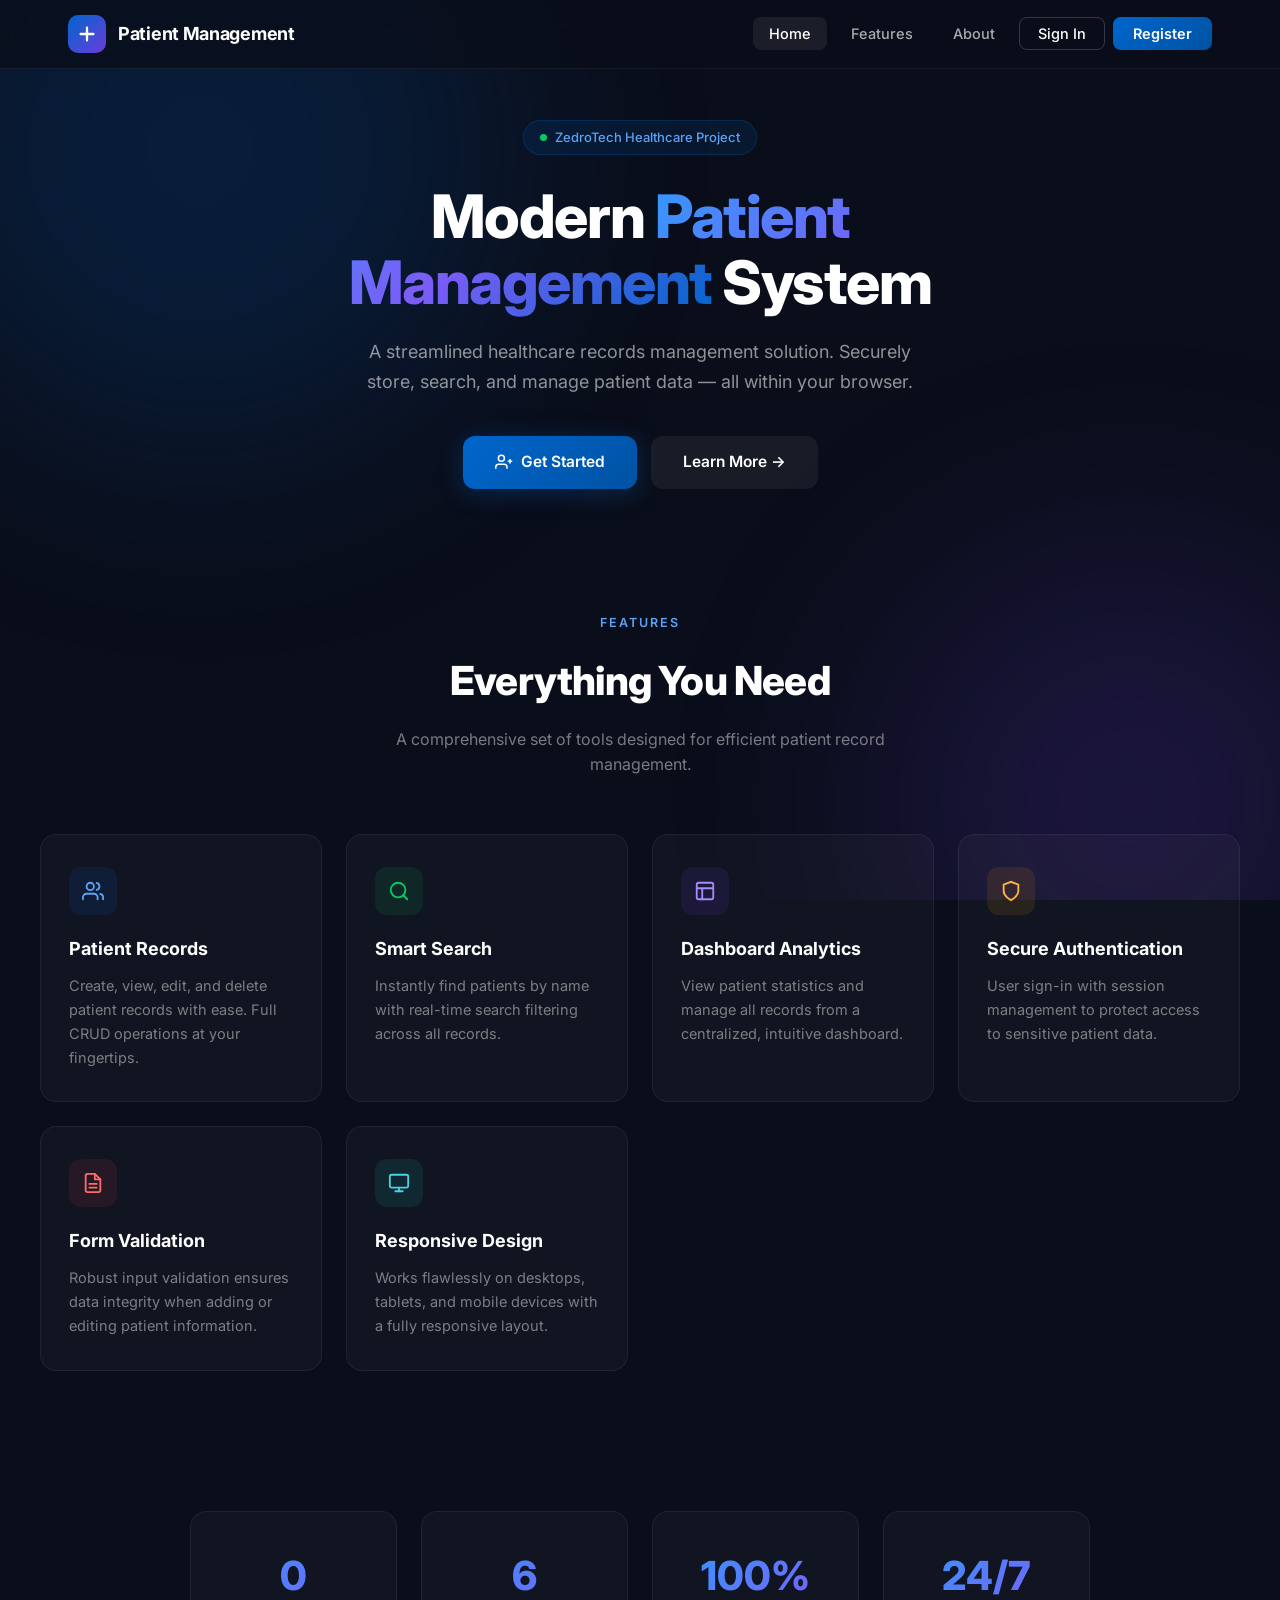
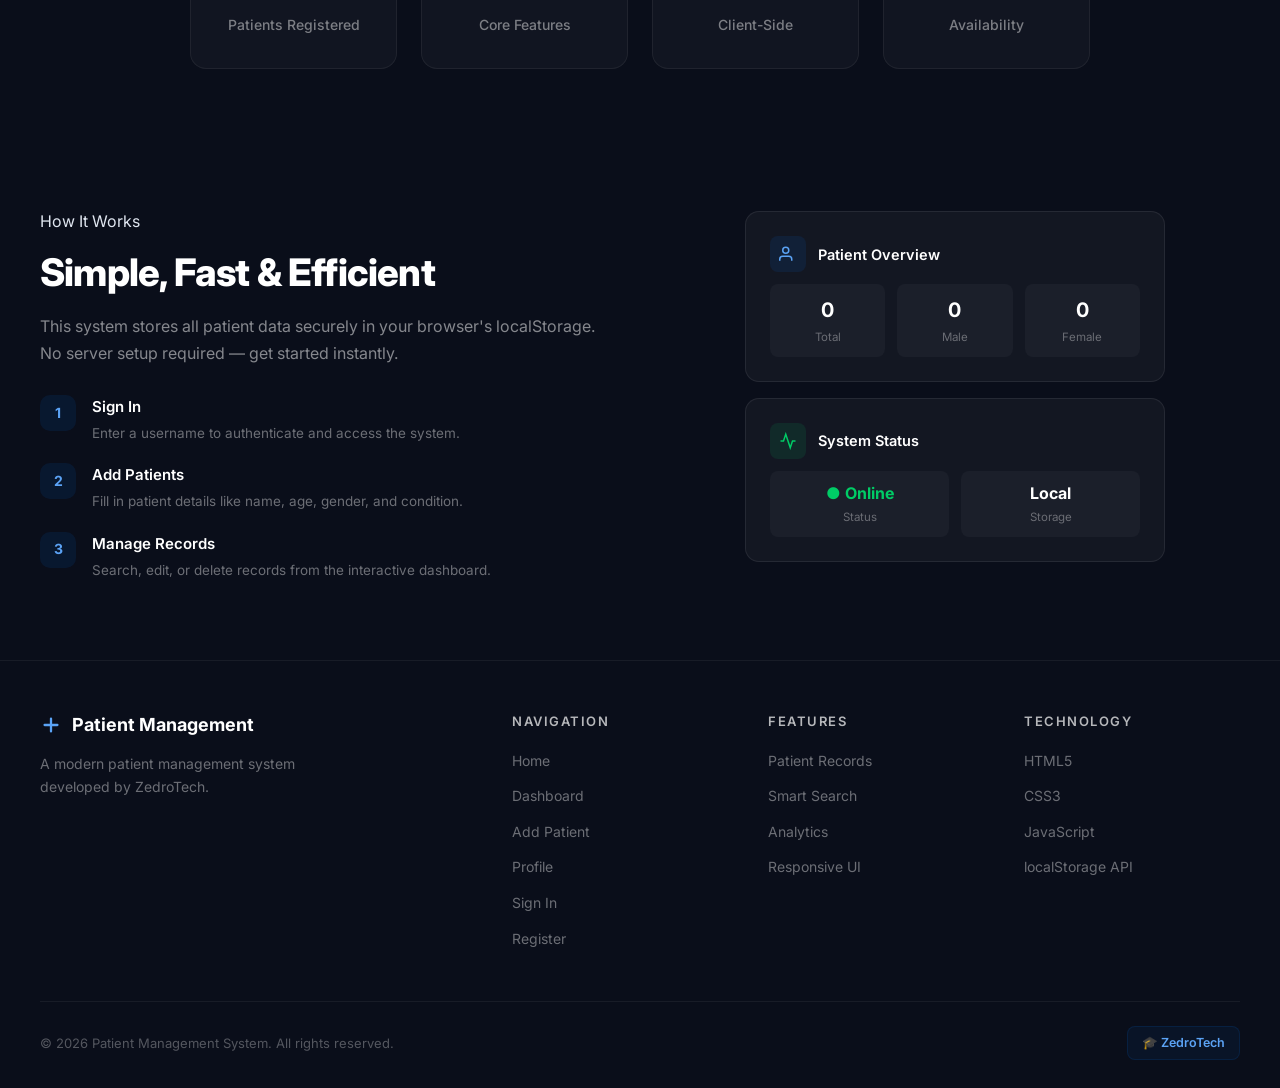
<file: index.html>
<!doctype html>
<html lang="en">

<head>
  <meta charset="UTF-8" />
  <link rel="icon" type="image/svg+xml" href="/vite.svg" />
  <meta name="viewport" content="width=device-width, initial-scale=1.0" />
  <meta name="description"
    content="Patient Management System - A modern healthcare records management solution by ZedroTech." />
  <title>Patient Management System</title>
  <link rel="preconnect" href="https://fonts.googleapis.com">
  <link rel="preconnect" href="https://fonts.gstatic.com" crossorigin>
  <link href="https://fonts.googleapis.com/css2?family=Inter:wght@300;400;500;600;700;800&display=swap"
    rel="stylesheet">
  <link rel="stylesheet" href="css/main.css" />
  <link rel="stylesheet" href="css/home.css" />
</head>

<body class="home-body">
  <div class="bg-glow"></div>

  <nav class="home-navbar" id="homeNavbar">
    <div class="nav-inner">
      <a href="index.html" class="brand">
        <div class="brand-icon">
          <svg viewBox="0 0 24 24" fill="none" stroke="white" stroke-width="2.5" stroke-linecap="round">
            <path d="M12 5v14M5 12h14" />
          </svg>
        </div>
        <span class="brand-text">Patient Management</span>
      </a>
      <ul class="nav-links" id="navLinks"></ul>
    </div>
  </nav>

  <section class="hero" id="heroSection">
    <div class="hero-content">
      <div class="hero-badge">
        <span class="dot"></span>
        ZedroTech Healthcare Project
      </div>
      <h1>Modern <span class="gradient-text">Patient Management</span> System</h1>
      <p class="hero-desc">
        A streamlined healthcare records management solution. Securely store, search, and manage patient data — all
        within your browser.
      </p>
      <div class="hero-actions" id="heroActions"></div>
    </div>
  </section>

  <section class="features-section" id="features">
    <div class="section-container">
      <div class="section-header">
        <span class="section-tag">Features</span>
        <h2>Everything You Need</h2>
        <p>A comprehensive set of tools designed for efficient patient record management.</p>
      </div>
      <div class="features-grid">
        <div class="feature-card">
          <div class="feature-icon blue">
            <svg width="22" height="22" viewBox="0 0 24 24" fill="none" stroke="currentColor" stroke-width="2"
              stroke-linecap="round">
              <path d="M17 21v-2a4 4 0 00-4-4H5a4 4 0 00-4 4v2" />
              <circle cx="9" cy="7" r="4" />
              <path d="M23 21v-2a4 4 0 00-3-3.87" />
              <path d="M16 3.13a4 4 0 010 7.75" />
            </svg>
          </div>
          <h3>Patient Records</h3>
          <p>Create, view, edit, and delete patient records with ease. Full CRUD operations at your fingertips.</p>
        </div>
        <div class="feature-card">
          <div class="feature-icon green">
            <svg width="22" height="22" viewBox="0 0 24 24" fill="none" stroke="currentColor" stroke-width="2"
              stroke-linecap="round">
              <circle cx="11" cy="11" r="8" />
              <path d="M21 21l-4.35-4.35" />
            </svg>
          </div>
          <h3>Smart Search</h3>
          <p>Instantly find patients by name with real-time search filtering across all records.</p>
        </div>
        <div class="feature-card">
          <div class="feature-icon purple">
            <svg width="22" height="22" viewBox="0 0 24 24" fill="none" stroke="currentColor" stroke-width="2"
              stroke-linecap="round">
              <rect x="3" y="3" width="18" height="18" rx="2" />
              <path d="M3 9h18M9 21V9" />
            </svg>
          </div>
          <h3>Dashboard Analytics</h3>
          <p>View patient statistics and manage all records from a centralized, intuitive dashboard.</p>
        </div>
        <div class="feature-card">
          <div class="feature-icon orange">
            <svg width="22" height="22" viewBox="0 0 24 24" fill="none" stroke="currentColor" stroke-width="2"
              stroke-linecap="round">
              <path d="M12 22s8-4 8-10V5l-8-3-8 3v7c0 6 8 10 8 10z" />
            </svg>
          </div>
          <h3>Secure Authentication</h3>
          <p>User sign-in with session management to protect access to sensitive patient data.</p>
        </div>
        <div class="feature-card">
          <div class="feature-icon red">
            <svg width="22" height="22" viewBox="0 0 24 24" fill="none" stroke="currentColor" stroke-width="2"
              stroke-linecap="round">
              <path d="M14 2H6a2 2 0 00-2 2v16a2 2 0 002 2h12a2 2 0 002-2V8z" />
              <polyline points="14 2 14 8 20 8" />
              <line x1="16" y1="13" x2="8" y2="13" />
              <line x1="16" y1="17" x2="8" y2="17" />
            </svg>
          </div>
          <h3>Form Validation</h3>
          <p>Robust input validation ensures data integrity when adding or editing patient information.</p>
        </div>
        <div class="feature-card">
          <div class="feature-icon teal">
            <svg width="22" height="22" viewBox="0 0 24 24" fill="none" stroke="currentColor" stroke-width="2"
              stroke-linecap="round">
              <rect x="2" y="3" width="20" height="14" rx="2" />
              <line x1="8" y1="21" x2="16" y2="21" />
              <line x1="12" y1="17" x2="12" y2="21" />
            </svg>
          </div>
          <h3>Responsive Design</h3>
          <p>Works flawlessly on desktops, tablets, and mobile devices with a fully responsive layout.</p>
        </div>
      </div>
    </div>
  </section>

  <section class="stats-section">
    <div class="section-container">
      <div class="stats-grid">
        <div class="stat-item">
          <div class="stat-number" id="homeStatPatients">0</div>
          <div class="stat-text">Patients Registered</div>
        </div>
        <div class="stat-item">
          <div class="stat-number">6</div>
          <div class="stat-text">Core Features</div>
        </div>
        <div class="stat-item">
          <div class="stat-number">100%</div>
          <div class="stat-text">Client-Side</div>
        </div>
        <div class="stat-item">
          <div class="stat-number">24/7</div>
          <div class="stat-text">Availability</div>
        </div>
      </div>
    </div>
  </section>

  <section class="about-section" id="about">
    <div class="section-container">
      <div class="about-grid">
        <div class="about-text">
          <span class="section-tag" style="display:inline-block;margin-bottom:16px;">How It Works</span>
          <h2>Simple, Fast &amp; Efficient</h2>
          <p>This system stores all patient data securely in your browser's localStorage. No server setup required — get
            started instantly.</p>
          <div class="about-steps">
            <div class="step-item">
              <div class="step-num">1</div>
              <div class="step-info">
                <h4>Sign In</h4>
                <p>Enter a username to authenticate and access the system.</p>
              </div>
            </div>
            <div class="step-item">
              <div class="step-num">2</div>
              <div class="step-info">
                <h4>Add Patients</h4>
                <p>Fill in patient details like name, age, gender, and condition.</p>
              </div>
            </div>
            <div class="step-item">
              <div class="step-num">3</div>
              <div class="step-info">
                <h4>Manage Records</h4>
                <p>Search, edit, or delete records from the interactive dashboard.</p>
              </div>
            </div>
          </div>
        </div>
        <div class="about-visual">
          <div class="visual-card-stack">
            <div class="v-card">
              <div class="v-card-header">
                <div class="v-card-icon" style="background:rgba(0,102,204,0.12);color:#5ba3f5;"><svg width="18"
                    height="18" viewBox="0 0 24 24" fill="none" stroke="currentColor" stroke-width="2">
                    <path d="M17 21v-2a4 4 0 00-4-4H5a4 4 0 00-4 4v2" />
                    <circle cx="9" cy="7" r="4" />
                  </svg></div>
                <span class="v-card-title">Patient Overview</span>
              </div>
              <div class="v-card-body">
                <div class="v-stat">
                  <div class="v-stat-val" id="vStatTotal">0</div>
                  <div class="v-stat-label">Total</div>
                </div>
                <div class="v-stat">
                  <div class="v-stat-val" id="vStatMale">0</div>
                  <div class="v-stat-label">Male</div>
                </div>
                <div class="v-stat">
                  <div class="v-stat-val" id="vStatFemale">0</div>
                  <div class="v-stat-label">Female</div>
                </div>
              </div>
            </div>
            <div class="v-card">
              <div class="v-card-header">
                <div class="v-card-icon" style="background:rgba(0,204,102,0.1);color:#00cc66;"><svg width="18"
                    height="18" viewBox="0 0 24 24" fill="none" stroke="currentColor" stroke-width="2">
                    <polyline points="22 12 18 12 15 21 9 3 6 12 2 12" />
                  </svg></div>
                <span class="v-card-title">System Status</span>
              </div>
              <div class="v-card-body">
                <div class="v-stat">
                  <div class="v-stat-val" style="color:#00cc66;font-size:16px;">● Online</div>
                  <div class="v-stat-label">Status</div>
                </div>
                <div class="v-stat">
                  <div class="v-stat-val" style="font-size:16px;">Local</div>
                  <div class="v-stat-label">Storage</div>
                </div>
              </div>
            </div>
          </div>
        </div>
      </div>
    </div>
  </section>

  <footer class="home-footer">
    <div class="footer-inner">
      <div class="footer-top">
        <div class="footer-brand">
          <h3><svg width="22" height="22" viewBox="0 0 24 24" fill="none" stroke="#5ba3f5" stroke-width="2.5"
              stroke-linecap="round">
              <path d="M12 5v14M5 12h14" />
            </svg>Patient Management</h3>
          <p>A modern patient management system developed by ZedroTech.</p>
        </div>
        <div class="footer-col">
          <h4>Navigation</h4>
          <ul>
            <li><a href="index.html">Home</a></li>
            <li><a href="dashboard.html">Dashboard</a></li>
            <li><a href="patient-form.html">Add Patient</a></li>
            <li><a href="profile.html">Profile</a></li>
            <li><a href="auth.html?mode=login">Sign In</a></li>
            <li><a href="auth.html?mode=register">Register</a></li>
          </ul>
        </div>
        <div class="footer-col">
          <h4>Features</h4>
          <ul>
            <li><a href="#features">Patient Records</a></li>
            <li><a href="#features">Smart Search</a></li>
            <li><a href="#features">Analytics</a></li>
            <li><a href="#features">Responsive UI</a></li>
          </ul>
        </div>
        <div class="footer-col">
          <h4>Technology</h4>
          <ul>
            <li><a href="#about">HTML5</a></li>
            <li><a href="#about">CSS3</a></li>
            <li><a href="#about">JavaScript</a></li>
            <li><a href="#about">localStorage API</a></li>
          </ul>
        </div>
      </div>
      <div class="footer-bottom">
        <p>&copy; 2026 Patient Management System. All rights reserved.</p>
        <div class="futa-badge">🎓 ZedroTech</div>
      </div>
    </div>
  </footer>

  <script type="module" src="js/pages/home.js"></script>
</body>

</html>
</file>
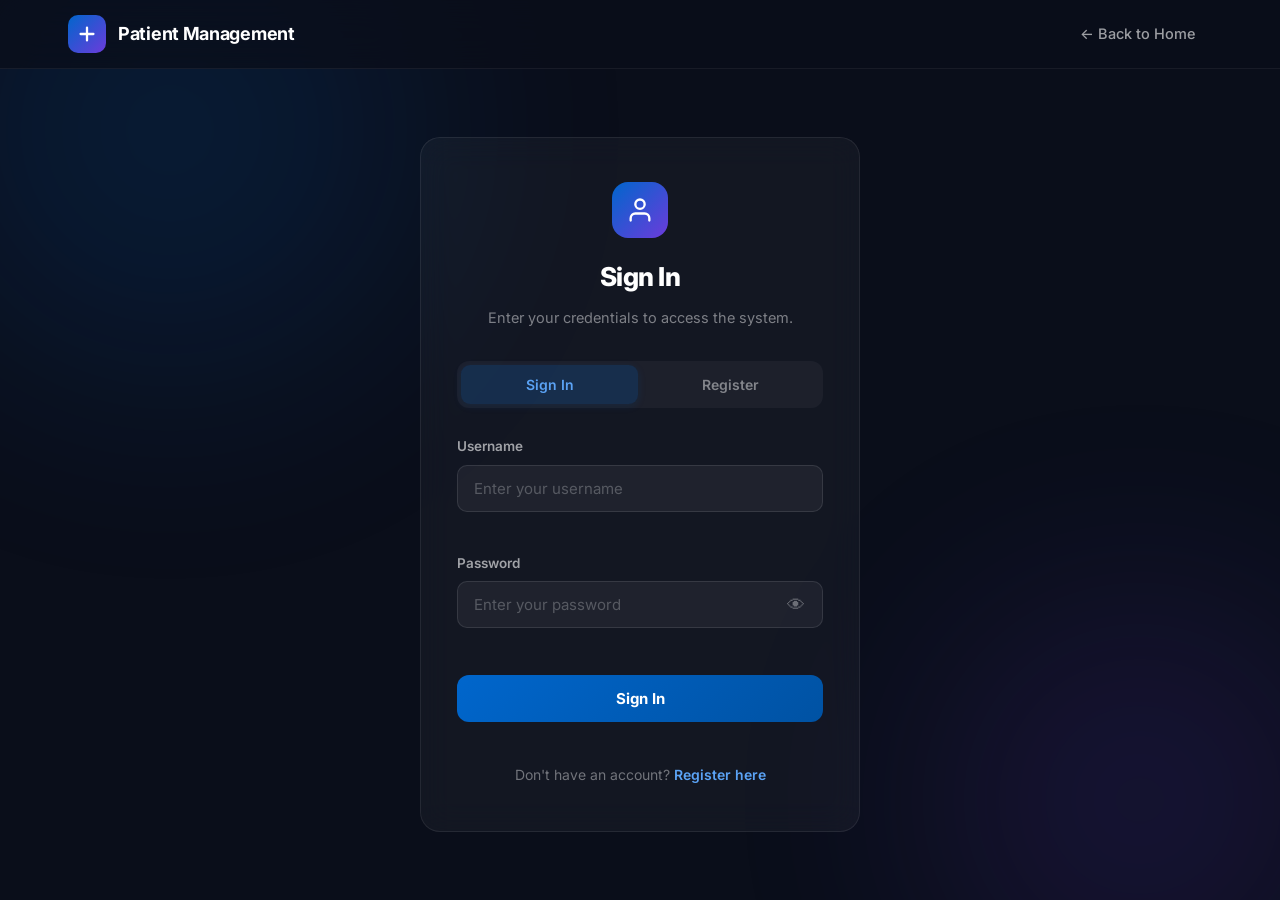
<file: auth.html>
<!doctype html>
<html lang="en">

<head>
    <meta charset="UTF-8" />
    <meta name="viewport" content="width=device-width, initial-scale=1.0" />
    <meta name="description" content="Sign in or create an account for Patient Management System." />
    <title>Patient Management - Sign In</title>
    <link rel="preconnect" href="https://fonts.googleapis.com">
    <link rel="preconnect" href="https://fonts.gstatic.com" crossorigin>
    <link href="https://fonts.googleapis.com/css2?family=Inter:wght@300;400;500;600;700;800&display=swap"
        rel="stylesheet">
    <link rel="stylesheet" href="css/main.css" />
    <link rel="stylesheet" href="css/auth.css" />
</head>

<body>
    <div class="bg-glow"></div>

    <nav class="auth-navbar">
        <div class="nav-inner">
            <a href="index.html" class="brand">
                <div class="brand-icon">
                    <svg width="22" height="22" viewBox="0 0 24 24" fill="none" stroke="white" stroke-width="2.5"
                        stroke-linecap="round">
                        <path d="M12 5v14M5 12h14" />
                    </svg>
                </div>
                <span class="brand-text">Patient Management</span>
            </a>
            <a href="index.html" class="nav-link">← Back to Home</a>
        </div>
    </nav>

    <div class="auth-wrapper">
        <div class="auth-card">
            <div class="auth-header">
                <div class="auth-icon">
                    <svg width="28" height="28" viewBox="0 0 24 24" fill="none" stroke="white" stroke-width="2"
                        stroke-linecap="round">
                        <path d="M20 21v-2a4 4 0 0 0-4-4H8a4 4 0 0 0-4 4v2" />
                        <circle cx="12" cy="7" r="4" />
                    </svg>
                </div>
                <h1 id="authTitle">Sign In</h1>
                <p id="authSubtitle">Enter your credentials to access the system.</p>
            </div>

            <div class="auth-tabs">
                <button class="auth-tab active" id="loginTab" onclick="switchTab('login')">Sign In</button>
                <button class="auth-tab" id="registerTab" onclick="switchTab('register')">Register</button>
            </div>

            <form class="auth-form" id="loginForm" onsubmit="handleLogin(event)">
                <div class="form-field">
                    <label for="loginUsername">Username</label>
                    <input type="text" id="loginUsername" placeholder="Enter your username" autocomplete="username"
                        required />
                    <span class="field-error" id="loginUsernameError"></span>
                </div>
                <div class="form-field">
                    <label for="loginPassword">Password</label>
                    <div class="password-wrapper">
                        <input type="password" id="loginPassword" placeholder="Enter your password"
                            autocomplete="current-password" required />
                        <button type="button" class="toggle-pass"
                            onclick="togglePassword('loginPassword', this)">👁</button>
                    </div>
                    <span class="field-error" id="loginPasswordError"></span>
                </div>
                <button type="submit" class="auth-submit" id="loginSubmitBtn">Sign In</button>
                <div class="auth-footer">
                    Don't have an account? <a onclick="switchTab('register')">Register here</a>
                </div>
            </form>

            <form class="auth-form" id="registerForm" style="display:none;" onsubmit="handleRegister(event)">
                <div class="form-field">
                    <label for="regUsername">Username</label>
                    <input type="text" id="regUsername" placeholder="Choose a username" autocomplete="username"
                        required />
                    <span class="field-error" id="regUsernameError"></span>
                </div>
                <div class="form-field">
                    <label for="regPassword">Password</label>
                    <div class="password-wrapper">
                        <input type="password" id="regPassword" placeholder="Create a password"
                            autocomplete="new-password" required />
                        <button type="button" class="toggle-pass"
                            onclick="togglePassword('regPassword', this)">👁</button>
                    </div>
                    <span class="field-error" id="regPasswordError"></span>
                </div>
                <div class="form-field">
                    <label for="regConfirmPassword">Confirm Password</label>
                    <div class="password-wrapper">
                        <input type="password" id="regConfirmPassword" placeholder="Confirm your password"
                            autocomplete="new-password" required />
                        <button type="button" class="toggle-pass"
                            onclick="togglePassword('regConfirmPassword', this)">👁</button>
                    </div>
                    <span class="field-error" id="regConfirmError"></span>
                </div>
                <button type="submit" class="auth-submit" id="registerSubmitBtn">Create Account</button>
                <div class="auth-footer">
                    Already have an account? <a onclick="switchTab('login')">Sign in here</a>
                </div>
            </form>

            <div class="success-check" id="successState">
                <div class="check-circle">✓</div>
                <h2 id="successTitle">Account Created!</h2>
                <p id="successMsg">Redirecting you now...</p>
            </div>
        </div>
    </div>

    <script type="module" src="js/pages/auth.js"></script>
</body>

</html>
</file>
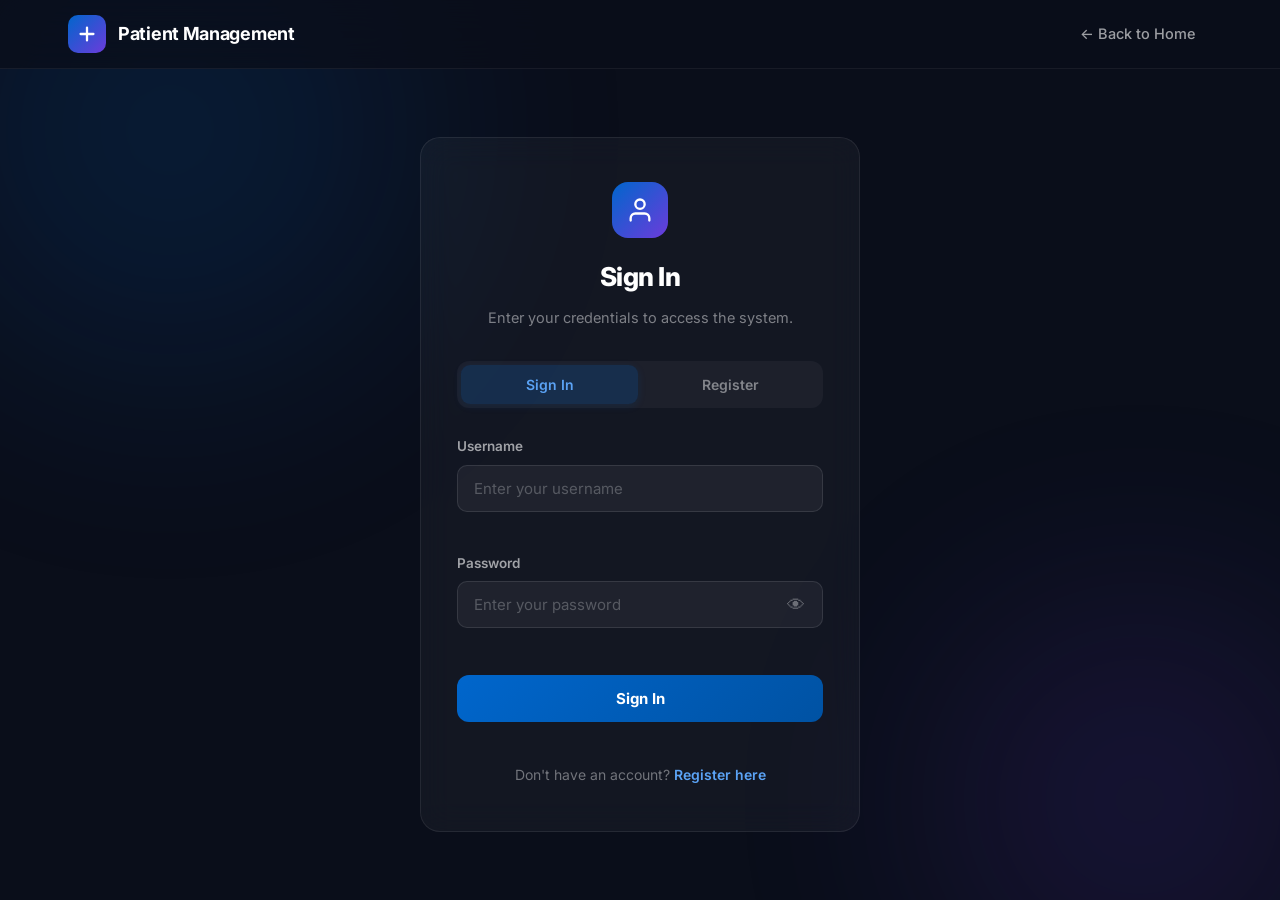
<file: dashboard.html>
<!doctype html>
<html lang="en">

<head>
  <meta charset="UTF-8" />
  <meta name="viewport" content="width=device-width, initial-scale=1.0" />
  <title>Patient Management - Dashboard</title>
  <link rel="stylesheet" href="css/main.css" />
</head>

<body>
  <nav class="navbar">
    <div class="nav-container">
      <a href="index.html" class="nav-brand" style="text-decoration:none;color:inherit;">
        <svg width="30" height="30" viewBox="0 0 50 50" fill="none">
          <rect width="50" height="50" rx="10" fill="#0066cc" />
          <path d="M25 15v20M15 25h20" stroke="white" stroke-width="4" stroke-linecap="round" />
        </svg>
        <span>Patient Management</span>
      </a>
      <ul class="nav-menu">
        <li><a href="dashboard.html" class="active">Dashboard</a></li>
        <li><a href="profile.html">Profile</a></li>
        <li><a href="#" id="logoutBtn">Logout</a></li>
      </ul>
    </div>
  </nav>

  <div class="container">
    <div class="page-header">
      <div>
        <h1>Patient Dashboard</h1>
        <p>Manage and view all patient records</p>
      </div>
      <button class="btn btn-primary" onclick="window.location.href = 'patient-form.html'">
        <span>+</span> Add Patient
      </button>
    </div>

    <div class="dashboard-controls">
      <div class="search-box">
        <input type="text" id="searchInput" placeholder="Search patients by name..." class="search-input" />
      </div>
      <div class="stats-summary" id="statsSummary">
        <div class="stat-card">
          <div class="stat-value" id="totalPatients">0</div>
          <div class="stat-label">Total Patients</div>
        </div>
      </div>
    </div>

    <div class="table-container">
      <div id="loadingSpinner" class="loading-spinner" style="display: none">
        <div class="spinner"></div>
        <p>Loading patients...</p>
      </div>

      <table class="patients-table" id="patientsTable">
        <thead>
          <tr>
            <th>ID</th>
            <th>Name</th>
            <th>Age</th>
            <th>Gender</th>
            <th>Condition</th>
            <th>Actions</th>
          </tr>
        </thead>
        <tbody id="patientsTableBody"></tbody>
      </table>

      <div id="emptyState" class="empty-state" style="display: none">
        <svg width="80" height="80" viewBox="0 0 24 24" fill="none" stroke="#ccc" stroke-width="1">
          <path d="M17 21v-2a4 4 0 0 0-4-4H5a4 4 0 0 0-4 4v2"></path>
          <circle cx="9" cy="7" r="4"></circle>
          <path d="M23 21v-2a4 4 0 0 0-3-3.87"></path>
          <path d="M16 3.13a4 4 0 0 1 0 7.75"></path>
        </svg>
        <h3>No patients found</h3>
        <p>Add your first patient to get started</p>
        <button class="btn btn-primary" onclick="window.location.href = 'patient-form.html'">
          Add Patient
        </button>
      </div>
    </div>

    <div class="pagination" id="pagination">
      <button id="prevBtn" class="btn btn-secondary">Previous</button>
      <span id="pageInfo">Page 1</span>
      <button id="nextBtn" class="btn btn-secondary">Next</button>
    </div>
  </div>

  <div id="deleteModal" class="modal">
    <div class="modal-content">
      <h3>Confirm Delete</h3>
      <p>Are you sure you want to delete this patient record?</p>
      <p class="warning-text">This action cannot be undone.</p>
      <div class="modal-actions">
        <button class="btn btn-secondary" onclick="closeDeleteModal()">Cancel</button>
        <button class="btn btn-danger" id="confirmDeleteBtn">Delete</button>
      </div>
    </div>
  </div>

  <script type="module" src="js/pages/dashboard.js"></script>
</body>

</html>
</file>
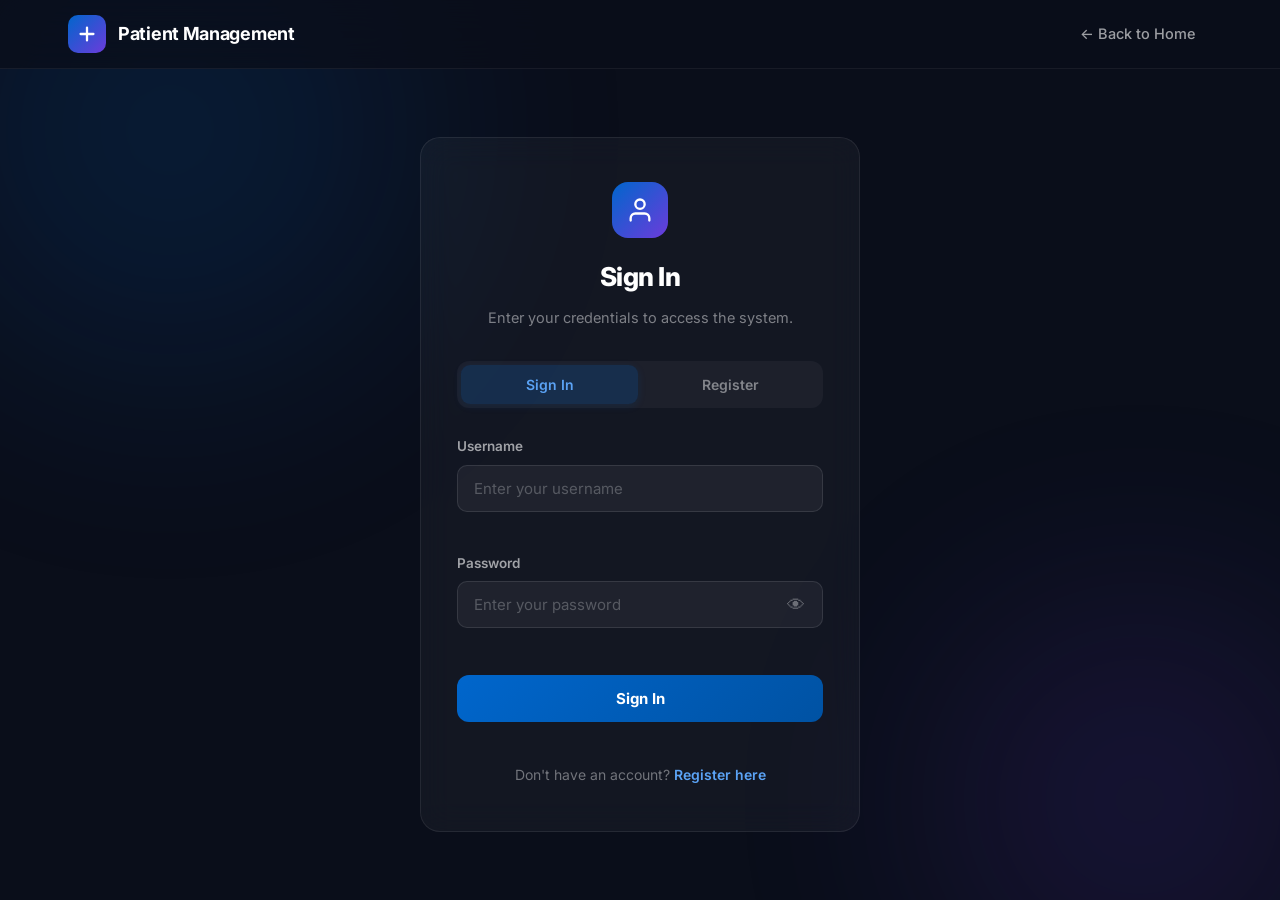
<file: patient-form.html>
<!doctype html>
<html lang="en">

<head>
  <meta charset="UTF-8" />
  <meta name="viewport" content="width=device-width, initial-scale=1.0" />
  <title>Patient Management - Add/Edit Patient</title>
  <link rel="stylesheet" href="css/main.css" />
</head>

<body>
  <nav class="navbar">
    <div class="nav-container">
      <a href="index.html" class="nav-brand" style="text-decoration:none;color:inherit;">
        <svg width="30" height="30" viewBox="0 0 50 50" fill="none">
          <rect width="50" height="50" rx="10" fill="#0066cc" />
          <path d="M25 15v20M15 25h20" stroke="white" stroke-width="4" stroke-linecap="round" />
        </svg>
        <span>Patient Management</span>
      </a>
      <ul class="nav-menu">
        <li><a href="dashboard.html">Dashboard</a></li>
        <li><a href="profile.html">Profile</a></li>
        <li><a href="#" id="logoutBtn">Logout</a></li>
      </ul>
    </div>
  </nav>

  <div class="container">
    <div class="form-page">
      <div class="form-header">
        <button class="btn btn-secondary" onclick="window.location.href = 'dashboard.html'">
          ← Back to Dashboard
        </button>
      </div>

      <div class="form-card">
        <h2 id="formTitle">Add New Patient</h2>
        <p class="form-description">Fill in the patient information below</p>

        <form id="patientForm" class="patient-form">
          <div class="form-row">
            <div class="form-group">
              <label for="patientName">Full Name *</label>
              <input type="text" id="patientName" name="patientName" placeholder="Enter patient's full name" required />
              <span class="error-message" id="nameError"></span>
            </div>
          </div>

          <div class="form-row">
            <div class="form-group">
              <label for="patientAge">Age *</label>
              <input type="number" id="patientAge" name="patientAge" placeholder="Enter age" min="0" max="150"
                required />
              <span class="error-message" id="ageError"></span>
            </div>

            <div class="form-group">
              <label for="patientGender">Gender *</label>
              <select id="patientGender" name="patientGender" required>
                <option value="">Select gender</option>
                <option value="Male">Male</option>
                <option value="Female">Female</option>
                <option value="Other">Other</option>
              </select>
              <span class="error-message" id="genderError"></span>
            </div>
          </div>

          <div class="form-row">
            <div class="form-group">
              <label for="patientCondition">Medical Condition *</label>
              <input type="text" id="patientCondition" name="patientCondition" placeholder="Enter medical condition"
                required />
              <span class="error-message" id="conditionError"></span>
            </div>
          </div>

          <div class="form-actions">
            <button type="button" class="btn btn-secondary" onclick="window.location.href = 'dashboard.html'">
              Cancel
            </button>
            <button type="submit" class="btn btn-primary" id="submitBtn">
              <span id="submitBtnText">Add Patient</span>
            </button>
          </div>
        </form>
      </div>
    </div>
  </div>

  <script type="module" src="js/pages/patient-form.js"></script>
</body>

</html>
</file>
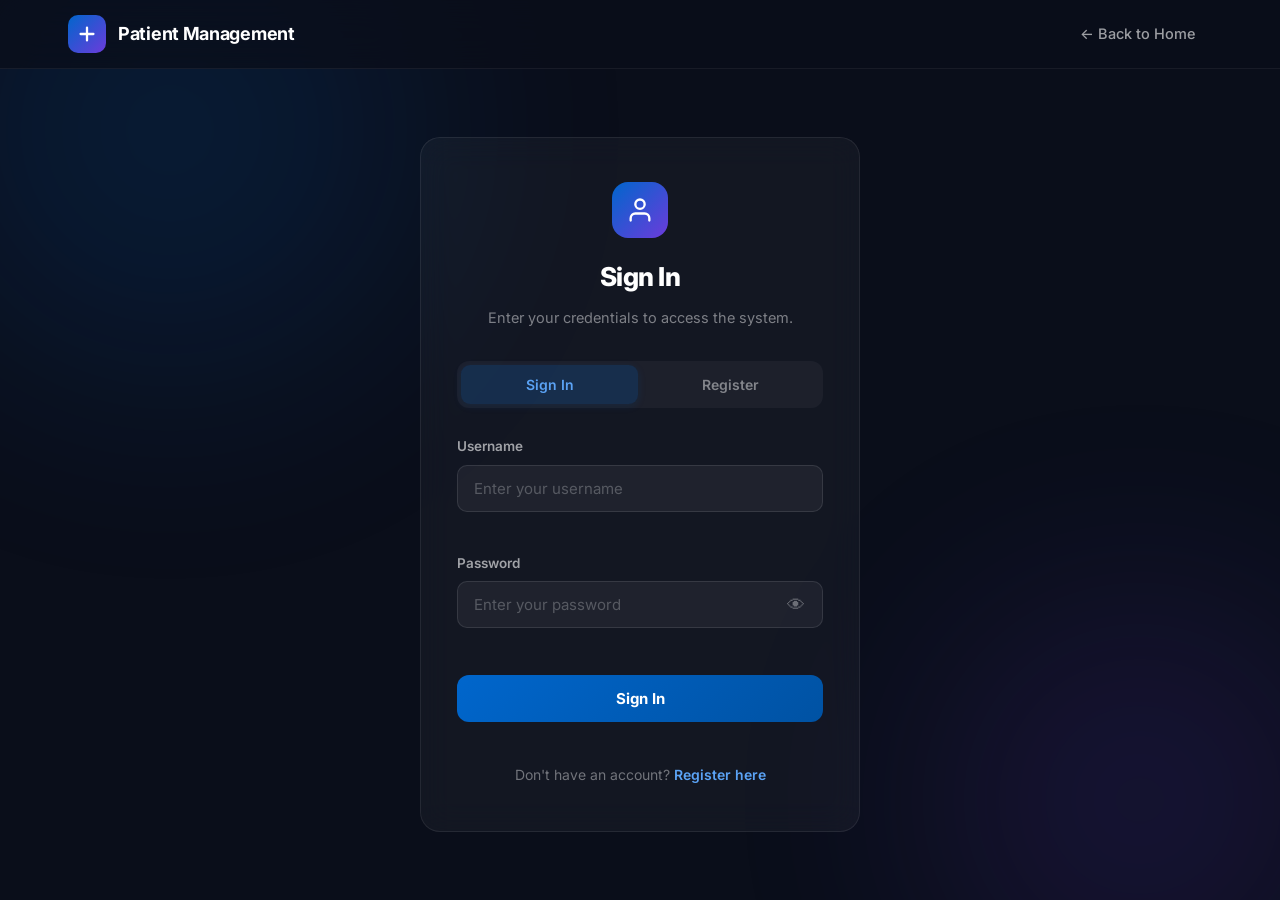
<file: profile.html>
<!doctype html>
<html lang="en">

<head>
  <meta charset="UTF-8" />
  <meta name="viewport" content="width=device-width, initial-scale=1.0" />
  <title>Patient Management - Profile</title>
  <link rel="stylesheet" href="css/main.css" />
</head>

<body>
  <nav class="navbar">
    <div class="nav-container">
      <a href="index.html" class="nav-brand" style="text-decoration:none;color:inherit;">
        <svg width="30" height="30" viewBox="0 0 50 50" fill="none">
          <rect width="50" height="50" rx="10" fill="#0066cc" />
          <path d="M25 15v20M15 25h20" stroke="white" stroke-width="4" stroke-linecap="round" />
        </svg>
        <span>Patient Management</span>
      </a>
      <ul class="nav-menu">
        <li><a href="dashboard.html">Dashboard</a></li>
        <li><a href="profile.html" class="active">Profile</a></li>
        <li><a href="#" id="logoutBtn">Logout</a></li>
      </ul>
    </div>
  </nav>

  <div class="container">
    <div class="page-header">
      <div>
        <h1>User Profile</h1>
        <p>View your account information</p>
      </div>
    </div>

    <div class="profile-container">
      <div class="profile-card">
        <div class="profile-avatar">
          <svg width="80" height="80" viewBox="0 0 24 24" fill="none" stroke="#0066cc" stroke-width="2">
            <path d="M20 21v-2a4 4 0 0 0-4-4H8a4 4 0 0 0-4 4v2"></path>
            <circle cx="12" cy="7" r="4"></circle>
          </svg>
        </div>

        <div class="profile-info">
          <h2 id="profileUsername">Admin User</h2>
          <p class="profile-role">System Administrator</p>
        </div>

        <div class="profile-details">
          <div class="detail-row">
            <span class="detail-label">Username:</span>
            <span class="detail-value" id="usernameValue">admin</span>
          </div>
          <div class="detail-row">
            <span class="detail-label">Login Time:</span>
            <span class="detail-value" id="loginTimeValue">N/A</span>
          </div>
          <div class="detail-row">
            <span class="detail-label">Status:</span>
            <span class="detail-value">
              <span class="status-badge status-active">Active</span>
            </span>
          </div>
        </div>

        <div class="profile-actions">
          <button class="btn btn-secondary btn-block" onclick="window.location.href = 'dashboard.html'">
            Go to Dashboard
          </button>
          <button class="btn btn-danger btn-block" onclick="logout()">
            Logout
          </button>
        </div>
      </div>

      <div class="about-card">
        <h3>About Patient Management System</h3>
        <p>
          This is a demo patient management system built with vanilla JavaScript. It demonstrates:
        </p>
        <ul class="feature-list">
          <li>User authentication with localStorage</li>
          <li>CRUD operations (Create, Read, Update, Delete)</li>
          <li>Data persistence using localStorage</li>
          <li>Search and pagination functionality</li>
          <li>Form validation</li>
          <li>Responsive design</li>
          <li>Modern UI/UX patterns</li>
        </ul>

        <div class="tech-stack">
          <h4>Built With:</h4>
          <div class="tech-badges">
            <span class="tech-badge">HTML5</span>
            <span class="tech-badge">CSS3</span>
            <span class="tech-badge">JavaScript</span>
            <span class="tech-badge">localStorage API</span>
          </div>
        </div>
      </div>
    </div>
  </div>

  <script type="module" src="js/pages/profile.js"></script>
</body>

</html>
</file>
<file: css/main.css>
* {
    margin: 0;
    padding: 0;
    box-sizing: border-box;
}

:root {
    --primary-color: #0066cc;
    --primary-hover: #0052a3;
    --secondary-color: #28a745;
    --danger-color: #dc3545;
    --danger-hover: #c82333;
    --text-primary: #333;
    --text-secondary: #666;
    --text-light: #999;
    --border-color: #ddd;
    --background: #f8f9fa;
    --card-background: #ffffff;
    --shadow: 0 2px 8px rgba(0, 0, 0, 0.1);
    --shadow-lg: 0 4px 16px rgba(0, 0, 0, 0.15);
}

body {
    font-family: -apple-system, BlinkMacSystemFont, 'Segoe UI', Roboto, 'Helvetica Neue', Arial, sans-serif;
    line-height: 1.6;
    color: var(--text-primary);
    background: var(--background);
    min-height: 100vh;
}

.navbar {
    background: var(--card-background);
    box-shadow: var(--shadow);
    position: sticky;
    top: 0;
    z-index: 100;
}

.nav-container {
    max-width: 1200px;
    margin: 0 auto;
    padding: 0 20px;
    display: flex;
    justify-content: space-between;
    align-items: center;
    height: 60px;
}

.nav-brand {
    display: flex;
    align-items: center;
    gap: 12px;
    font-size: 18px;
    font-weight: 600;
    color: var(--text-primary);
}

.nav-menu {
    display: flex;
    list-style: none;
    gap: 30px;
}

.nav-menu a {
    text-decoration: none;
    color: var(--text-secondary);
    font-weight: 500;
    transition: color 0.3s;
}

.nav-menu a:hover,
.nav-menu a.active {
    color: var(--primary-color);
}

.container {
    max-width: 1200px;
    margin: 0 auto;
    padding: 30px 20px;
}

.page-header {
    display: flex;
    justify-content: space-between;
    align-items: center;
    margin-bottom: 30px;
    flex-wrap: wrap;
    gap: 20px;
}

.page-header h1 {
    font-size: 32px;
    color: var(--text-primary);
    margin-bottom: 5px;
}

.page-header p {
    color: var(--text-secondary);
    font-size: 14px;
}

.btn {
    padding: 10px 20px;
    border: none;
    border-radius: 6px;
    font-size: 14px;
    font-weight: 500;
    cursor: pointer;
    transition: all 0.3s;
    text-decoration: none;
    display: inline-flex;
    align-items: center;
    gap: 8px;
}

.btn:disabled {
    opacity: 0.6;
    cursor: not-allowed;
}

.btn-primary {
    background: var(--primary-color);
    color: white;
}

.btn-primary:hover:not(:disabled) {
    background: var(--primary-hover);
    transform: translateY(-1px);
    box-shadow: 0 4px 12px rgba(0, 102, 204, 0.3);
}

.btn-secondary {
    background: #6c757d;
    color: white;
}

.btn-secondary:hover:not(:disabled) {
    background: #5a6268;
}

.btn-danger {
    background: var(--danger-color);
    color: white;
}

.btn-danger:hover:not(:disabled) {
    background: var(--danger-hover);
}

.btn-small {
    padding: 6px 12px;
    font-size: 13px;
}

.btn-block {
    width: 100%;
    justify-content: center;
}

.dashboard-controls {
    background: var(--card-background);
    padding: 20px;
    border-radius: 8px;
    box-shadow: var(--shadow);
    margin-bottom: 20px;
}

.search-box {
    margin-bottom: 20px;
}

.search-input {
    width: 100%;
    padding: 12px 16px;
    border: 1px solid var(--border-color);
    border-radius: 6px;
    font-size: 14px;
    transition: border-color 0.3s;
}

.search-input:focus {
    outline: none;
    border-color: var(--primary-color);
    box-shadow: 0 0 0 3px rgba(0, 102, 204, 0.1);
}

.stats-summary {
    display: flex;
    gap: 20px;
    flex-wrap: wrap;
}

.stat-card {
    flex: 1;
    min-width: 150px;
    padding: 15px;
    background: linear-gradient(135deg, var(--primary-color), #0052a3);
    color: white;
    border-radius: 8px;
    text-align: center;
}

.stat-value {
    font-size: 32px;
    font-weight: 700;
    margin-bottom: 5px;
}

.stat-label {
    font-size: 14px;
    opacity: 0.9;
}

.table-container {
    background: var(--card-background);
    border-radius: 8px;
    box-shadow: var(--shadow);
    overflow: hidden;
    margin-bottom: 20px;
}

.patients-table {
    width: 100%;
    border-collapse: collapse;
}

.patients-table th {
    background: #f1f3f5;
    padding: 15px;
    text-align: left;
    font-weight: 600;
    color: var(--text-primary);
    border-bottom: 2px solid var(--border-color);
}

.patients-table td {
    padding: 15px;
    border-bottom: 1px solid #f1f3f5;
}

.patients-table tbody tr:hover {
    background: #f8f9fa;
}

.badge {
    display: inline-block;
    padding: 4px 12px;
    border-radius: 12px;
    font-size: 12px;
    font-weight: 500;
}

.badge-male {
    background: #e3f2fd;
    color: #1976d2;
}

.badge-female {
    background: #fce4ec;
    color: #c2185b;
}

.badge-other {
    background: #f3e5f5;
    color: #7b1fa2;
}

.action-buttons {
    display: flex;
    gap: 8px;
}

.pagination {
    display: flex;
    justify-content: center;
    align-items: center;
    gap: 20px;
    margin-top: 20px;
}

#pageInfo {
    font-weight: 500;
    color: var(--text-secondary);
}

.loading-spinner {
    display: flex;
    flex-direction: column;
    align-items: center;
    justify-content: center;
    padding: 60px;
    gap: 20px;
}

.spinner {
    width: 50px;
    height: 50px;
    border: 4px solid #f3f3f3;
    border-top: 4px solid var(--primary-color);
    border-radius: 50%;
    animation: spin 1s linear infinite;
}

@keyframes spin {
    0% { transform: rotate(0deg); }
    100% { transform: rotate(360deg); }
}

.empty-state {
    display: flex;
    flex-direction: column;
    align-items: center;
    justify-content: center;
    padding: 60px 20px;
    text-align: center;
    gap: 15px;
}

.empty-state h3 {
    color: var(--text-primary);
    margin-top: 10px;
}

.empty-state p {
    color: var(--text-secondary);
}

.modal {
    display: none;
    position: fixed;
    top: 0;
    left: 0;
    width: 100%;
    height: 100%;
    background: rgba(0, 0, 0, 0.5);
    z-index: 1000;
    align-items: center;
    justify-content: center;
}

.modal-content {
    background: var(--card-background);
    padding: 30px;
    border-radius: 8px;
    max-width: 400px;
    width: 90%;
    box-shadow: var(--shadow-lg);
}

.modal-content h3 {
    margin-bottom: 15px;
    color: var(--text-primary);
}

.modal-content p {
    margin-bottom: 10px;
    color: var(--text-secondary);
}

.warning-text {
    color: var(--danger-color);
    font-weight: 500;
    font-size: 14px;
}

.modal-actions {
    display: flex;
    gap: 10px;
    margin-top: 25px;
}

.modal-actions .btn {
    flex: 1;
}

.login-page {
    display: flex;
    align-items: center;
    justify-content: center;
    min-height: 100vh;
    background: linear-gradient(135deg, #667eea 0%, #764ba2 100%);
}

.login-container {
    width: 100%;
    max-width: 400px;
    padding: 20px;
}

.login-card {
    background: var(--card-background);
    padding: 40px;
    border-radius: 12px;
    box-shadow: var(--shadow-lg);
}

.login-header {
    text-align: center;
    margin-bottom: 30px;
}

.login-header .logo {
    display: flex;
    justify-content: center;
    margin-bottom: 20px;
}

.login-header h1 {
    font-size: 24px;
    color: var(--text-primary);
    margin-bottom: 8px;
}

.login-header p {
    color: var(--text-secondary);
    font-size: 14px;
}

.login-form {
    margin-bottom: 20px;
}

.form-group {
    margin-bottom: 20px;
}

.form-group label {
    display: block;
    margin-bottom: 8px;
    font-weight: 500;
    color: var(--text-primary);
    font-size: 14px;
}

.form-group input,
.form-group select {
    width: 100%;
    padding: 12px 16px;
    border: 1px solid var(--border-color);
    border-radius: 6px;
    font-size: 14px;
    transition: border-color 0.3s;
}

.form-group input:focus,
.form-group select:focus {
    outline: none;
    border-color: var(--primary-color);
    box-shadow: 0 0 0 3px rgba(0, 102, 204, 0.1);
}

.error-message {
    display: block;
    color: var(--danger-color);
    font-size: 12px;
    margin-top: 5px;
}

.login-footer {
    text-align: center;
    padding-top: 20px;
    border-top: 1px solid var(--border-color);
}

.demo-credentials {
    font-size: 13px;
    color: var(--text-secondary);
    line-height: 1.8;
}

.form-page {
    max-width: 700px;
    margin: 0 auto;
}

.form-header {
    margin-bottom: 20px;
}

.form-card {
    background: var(--card-background);
    padding: 40px;
    border-radius: 8px;
    box-shadow: var(--shadow);
}

.form-card h2 {
    margin-bottom: 8px;
    color: var(--text-primary);
}

.form-description {
    color: var(--text-secondary);
    margin-bottom: 30px;
    font-size: 14px;
}

.patient-form {
    margin-bottom: 0;
}

.form-row {
    display: grid;
    grid-template-columns: 1fr;
    gap: 20px;
    margin-bottom: 20px;
}

.form-row:has(.form-group:nth-child(2)) {
    grid-template-columns: 1fr 1fr;
}

.form-actions {
    display: flex;
    gap: 15px;
    margin-top: 30px;
}

.form-actions .btn {
    flex: 1;
}

.profile-container {
    display: grid;
    grid-template-columns: 1fr 1fr;
    gap: 30px;
}

.profile-card,
.about-card {
    background: var(--card-background);
    padding: 40px;
    border-radius: 8px;
    box-shadow: var(--shadow);
}

.profile-avatar {
    display: flex;
    justify-content: center;
    margin-bottom: 20px;
}

.profile-info {
    text-align: center;
    margin-bottom: 30px;
}

.profile-info h2 {
    color: var(--text-primary);
    margin-bottom: 5px;
}

.profile-role {
    color: var(--text-secondary);
    font-size: 14px;
}

.profile-details {
    margin-bottom: 30px;
}

.detail-row {
    display: flex;
    justify-content: space-between;
    padding: 15px 0;
    border-bottom: 1px solid #f1f3f5;
}

.detail-row:last-child {
    border-bottom: none;
}

.detail-label {
    color: var(--text-secondary);
    font-size: 14px;
}

.detail-value {
    color: var(--text-primary);
    font-weight: 500;
    font-size: 14px;
}

.status-badge {
    display: inline-block;
    padding: 4px 12px;
    border-radius: 12px;
    font-size: 12px;
    font-weight: 500;
}

.status-active {
    background: #d4edda;
    color: #155724;
}

.profile-actions {
    display: flex;
    flex-direction: column;
    gap: 10px;
}

.about-card h3 {
    color: var(--text-primary);
    margin-bottom: 15px;
}

.about-card p {
    color: var(--text-secondary);
    margin-bottom: 15px;
    line-height: 1.6;
}

.feature-list {
    list-style: none;
    margin: 20px 0;
}

.feature-list li {
    padding: 8px 0;
    color: var(--text-secondary);
    position: relative;
    padding-left: 25px;
}

.feature-list li:before {
    content: '✓';
    position: absolute;
    left: 0;
    color: var(--secondary-color);
    font-weight: bold;
}

.tech-stack {
    margin-top: 30px;
    padding-top: 20px;
    border-top: 1px solid var(--border-color);
}

.tech-stack h4 {
    color: var(--text-primary);
    margin-bottom: 15px;
}

.tech-badges {
    display: flex;
    flex-wrap: wrap;
    gap: 10px;
}

.tech-badge {
    display: inline-block;
    padding: 6px 14px;
    background: #e3f2fd;
    color: #1976d2;
    border-radius: 6px;
    font-size: 13px;
    font-weight: 500;
}

.toast {
    position: fixed;
    bottom: 30px;
    right: 30px;
    padding: 16px 24px;
    background: var(--card-background);
    border-radius: 8px;
    box-shadow: var(--shadow-lg);
    display: flex;
    align-items: center;
    gap: 12px;
    z-index: 1000;
    animation: slideIn 0.3s ease-out;
}

@keyframes slideIn {
    from {
        transform: translateX(400px);
        opacity: 0;
    }
    to {
        transform: translateX(0);
        opacity: 1;
    }
}

.toast.success {
    border-left: 4px solid var(--secondary-color);
}

.toast.error {
    border-left: 4px solid var(--danger-color);
}

.toast-message {
    color: var(--text-primary);
    font-size: 14px;
    font-weight: 500;
}

@media (max-width: 768px) {
    .nav-menu {
        gap: 15px;
        font-size: 14px;
    }

    .page-header {
        flex-direction: column;
        align-items: flex-start;
    }

    .page-header h1 {
        font-size: 24px;
    }

    .form-row:has(.form-group:nth-child(2)) {
        grid-template-columns: 1fr;
    }

    .profile-container {
        grid-template-columns: 1fr;
    }

    .form-card {
        padding: 25px;
    }

    .login-card {
        padding: 30px 25px;
    }

    .patients-table {
        font-size: 13px;
    }

    .patients-table th,
    .patients-table td {
        padding: 10px;
    }

    .action-buttons {
        flex-direction: column;
    }

    .toast {
        left: 20px;
        right: 20px;
        bottom: 20px;
    }
}

@media (max-width: 480px) {
    .nav-brand span {
        display: none;
    }

    .stats-summary {
        justify-content: center;
    }

    .stat-card {
        flex: 1 1 100%;
    }
}
</file>
<file: css/home.css>
/* ===== Homepage-Specific Premium Styles ===== */
.home-body {
    font-family: 'Inter', -apple-system, BlinkMacSystemFont, 'Segoe UI', Roboto, sans-serif;
    background: #0a0e1a;
    color: #e0e6f0;
    overflow-x: hidden;
}

/* --- Animated Background --- */
.bg-glow {
    position: fixed;
    top: 0;
    left: 0;
    right: 0;
    bottom: 0;
    z-index: 0;
    pointer-events: none;
    overflow: hidden;
}

.bg-glow::before,
.bg-glow::after {
    content: '';
    position: absolute;
    border-radius: 50%;
    filter: blur(120px);
    opacity: 0.18;
    animation: floatGlow 12s ease-in-out infinite alternate;
}

.bg-glow::before {
    width: 600px;
    height: 600px;
    background: #0066cc;
    top: -150px;
    left: -100px;
}

.bg-glow::after {
    width: 500px;
    height: 500px;
    background: #6c3bdb;
    bottom: -150px;
    right: -100px;
    animation-delay: 4s;
}

@keyframes floatGlow {
    0% {
        transform: translate(0, 0) scale(1);
    }

    100% {
        transform: translate(60px, 40px) scale(1.15);
    }
}

/* --- Premium Navbar --- */
.home-navbar {
    position: fixed;
    top: 0;
    left: 0;
    right: 0;
    z-index: 200;
    background: rgba(10, 14, 26, 0.75);
    backdrop-filter: blur(18px);
    -webkit-backdrop-filter: blur(18px);
    border-bottom: 1px solid rgba(255, 255, 255, 0.06);
    transition: background 0.3s;
}

.home-navbar .nav-inner {
    max-width: 1200px;
    margin: 0 auto;
    padding: 0 28px;
    display: flex;
    justify-content: space-between;
    align-items: center;
    height: 68px;
}

.home-navbar .brand {
    display: flex;
    align-items: center;
    gap: 12px;
    text-decoration: none;
}

.home-navbar .brand-icon {
    width: 38px;
    height: 38px;
    background: linear-gradient(135deg, #0066cc 0%, #6c3bdb 100%);
    border-radius: 10px;
    display: flex;
    align-items: center;
    justify-content: center;
}

.home-navbar .brand-icon svg {
    width: 22px;
    height: 22px;
}

.home-navbar .brand-text {
    font-weight: 700;
    font-size: 18px;
    color: #fff;
    letter-spacing: -0.3px;
}

.home-navbar .nav-links {
    display: flex;
    list-style: none;
    gap: 8px;
    align-items: center;
}

.home-navbar .nav-links a {
    text-decoration: none;
    color: rgba(255, 255, 255, 0.65);
    font-weight: 500;
    font-size: 14.5px;
    padding: 8px 16px;
    border-radius: 8px;
    transition: all 0.25s;
}

.home-navbar .nav-links a:hover,
.home-navbar .nav-links a.active {
    color: #fff;
    background: rgba(255, 255, 255, 0.07);
}

.home-navbar .nav-links .nav-btn {
    background: linear-gradient(135deg, #0066cc, #0052a3);
    color: #fff !important;
    padding: 8px 20px;
    border-radius: 8px;
    font-weight: 600;
    transition: all 0.3s;
    cursor: pointer;
    border: none;
    font-size: 14.5px;
    text-decoration: none;
}

.home-navbar .nav-links .nav-btn:hover {
    transform: translateY(-1px);
    box-shadow: 0 6px 20px rgba(0, 102, 204, 0.35);
    background: linear-gradient(135deg, #0077ee, #0066cc);
}

.home-navbar .nav-links .nav-btn-outline {
    background: transparent;
    border: 1.5px solid rgba(255, 255, 255, 0.18);
    color: #fff !important;
    padding: 7px 18px;
}

.home-navbar .nav-links .nav-btn-outline:hover {
    border-color: rgba(255, 255, 255, 0.35);
    background: rgba(255, 255, 255, 0.06);
    box-shadow: none;
    transform: none;
}

/* --- Hero Section --- */
.hero {
    position: relative;
    z-index: 1;
    display: flex;
    align-items: center;
    justify-content: center;
    text-align: center;
    padding: 120px 28px 40px;
}

.hero-content {
    max-width: 780px;
    animation: fadeUp 0.9s cubic-bezier(0.22, 1, 0.36, 1) both;
}

@keyframes fadeUp {
    from {
        opacity: 0;
        transform: translateY(40px);
    }

    to {
        opacity: 1;
        transform: translateY(0);
    }
}

.hero-badge {
    display: inline-flex;
    align-items: center;
    gap: 8px;
    padding: 6px 16px;
    background: rgba(0, 102, 204, 0.12);
    border: 1px solid rgba(0, 102, 204, 0.25);
    border-radius: 50px;
    font-size: 13px;
    font-weight: 500;
    color: #5ba3f5;
    margin-bottom: 28px;
    animation: fadeUp 0.9s 0.15s cubic-bezier(0.22, 1, 0.36, 1) both;
}

.hero-badge .dot {
    width: 7px;
    height: 7px;
    background: #00cc66;
    border-radius: 50%;
    animation: pulse 2s infinite;
}

@keyframes pulse {

    0%,
    100% {
        opacity: 1;
        transform: scale(1);
    }

    50% {
        opacity: 0.5;
        transform: scale(1.4);
    }
}

.hero h1 {
    font-size: clamp(36px, 5.5vw, 60px);
    font-weight: 800;
    line-height: 1.1;
    letter-spacing: -1.5px;
    margin-bottom: 22px;
    color: #fff;
    animation: fadeUp 0.9s 0.25s cubic-bezier(0.22, 1, 0.36, 1) both;
}

.hero h1 .gradient-text {
    background: linear-gradient(135deg, #3399ff 0%, #7c5cf7 50%, #0066cc 100%);
    -webkit-background-clip: text;
    -webkit-text-fill-color: transparent;
    background-clip: text;
}

.hero .hero-desc {
    font-size: 18px;
    line-height: 1.7;
    color: rgba(255, 255, 255, 0.55);
    max-width: 560px;
    margin: 0 auto 38px;
    animation: fadeUp 0.9s 0.35s cubic-bezier(0.22, 1, 0.36, 1) both;
}

.hero-actions {
    display: flex;
    gap: 14px;
    justify-content: center;
    flex-wrap: wrap;
    animation: fadeUp 0.9s 0.45s cubic-bezier(0.22, 1, 0.36, 1) both;
}

.hero-actions .hero-btn {
    padding: 14px 32px;
    border-radius: 12px;
    font-size: 15.5px;
    font-weight: 600;
    cursor: pointer;
    border: none;
    text-decoration: none;
    transition: all 0.3s;
    display: inline-flex;
    align-items: center;
    gap: 8px;
}

.hero-btn-primary {
    background: linear-gradient(135deg, #0066cc, #0052a3);
    color: #fff;
    box-shadow: 0 4px 24px rgba(0, 102, 204, 0.3);
}

.hero-btn-primary:hover {
    transform: translateY(-2px);
    box-shadow: 0 8px 32px rgba(0, 102, 204, 0.45);
}

.hero-btn-secondary {
    background: rgba(255, 255, 255, 0.06);
    color: #fff;
    border: 1.5px solid rgba(255, 255, 255, 0.12);
}

.hero-btn-secondary:hover {
    background: rgba(255, 255, 255, 0.1);
    border-color: rgba(255, 255, 255, 0.2);
}

/* --- Features Section --- */
.features-section {
    position: relative;
    z-index: 1;
    padding: 80px 28px;
}

.section-container {
    max-width: 1200px;
    margin: 0 auto;
}

.section-header {
    text-align: center;
    margin-bottom: 56px;
}

.section-header .section-tag {
    display: inline-block;
    font-size: 12.5px;
    font-weight: 600;
    text-transform: uppercase;
    letter-spacing: 2px;
    color: #5ba3f5;
    margin-bottom: 16px;
}

.section-header h2 {
    font-size: clamp(28px, 3.5vw, 40px);
    font-weight: 800;
    color: #fff;
    letter-spacing: -0.8px;
    margin-bottom: 14px;
}

.section-header p {
    color: rgba(255, 255, 255, 0.45);
    font-size: 16px;
    max-width: 520px;
    margin: 0 auto;
    line-height: 1.6;
}

.features-grid {
    display: grid;
    grid-template-columns: repeat(auto-fit, minmax(280px, 1fr));
    gap: 24px;
}

.feature-card {
    background: rgba(255, 255, 255, 0.03);
    border: 1px solid rgba(255, 255, 255, 0.06);
    border-radius: 16px;
    padding: 32px 28px;
    transition: all 0.35s;
    position: relative;
    overflow: hidden;
}

.feature-card::before {
    content: '';
    position: absolute;
    top: 0;
    left: 0;
    right: 0;
    height: 2px;
    background: linear-gradient(90deg, transparent, #0066cc, transparent);
    opacity: 0;
    transition: opacity 0.35s;
}

.feature-card:hover {
    background: rgba(255, 255, 255, 0.05);
    border-color: rgba(0, 102, 204, 0.2);
    transform: translateY(-4px);
}

.feature-card:hover::before {
    opacity: 1;
}

.feature-icon {
    width: 48px;
    height: 48px;
    border-radius: 12px;
    display: flex;
    align-items: center;
    justify-content: center;
    margin-bottom: 20px;
    font-size: 22px;
}

.feature-icon.blue {
    background: rgba(0, 102, 204, 0.12);
    color: #5ba3f5;
}

.feature-icon.green {
    background: rgba(0, 204, 102, 0.1);
    color: #00cc66;
}

.feature-icon.purple {
    background: rgba(108, 59, 219, 0.12);
    color: #a78bfa;
}

.feature-icon.orange {
    background: rgba(255, 153, 0, 0.1);
    color: #ffb347;
}

.feature-icon.red {
    background: rgba(220, 53, 69, 0.1);
    color: #ff6b6b;
}

.feature-icon.teal {
    background: rgba(0, 204, 204, 0.1);
    color: #4dd0e1;
}

.feature-card h3 {
    font-size: 18px;
    font-weight: 700;
    color: #fff;
    margin-bottom: 10px;
}

.feature-card p {
    font-size: 14.5px;
    line-height: 1.65;
    color: rgba(255, 255, 255, 0.45);
}

/* --- Stats Section --- */
.stats-section {
    position: relative;
    z-index: 1;
    padding: 60px 28px;
}

.stats-grid {
    display: grid;
    grid-template-columns: repeat(auto-fit, minmax(200px, 1fr));
    gap: 24px;
    max-width: 900px;
    margin: 0 auto;
}

.stat-item {
    text-align: center;
    padding: 32px 20px;
    background: rgba(255, 255, 255, 0.03);
    border: 1px solid rgba(255, 255, 255, 0.06);
    border-radius: 16px;
    transition: all 0.3s;
}

.stat-item:hover {
    background: rgba(255, 255, 255, 0.05);
    transform: translateY(-2px);
}

.stat-number {
    font-size: 40px;
    font-weight: 800;
    background: linear-gradient(135deg, #3399ff, #7c5cf7);
    -webkit-background-clip: text;
    -webkit-text-fill-color: transparent;
    background-clip: text;
    margin-bottom: 6px;
}

.stat-text {
    font-size: 14px;
    color: rgba(255, 255, 255, 0.45);
    font-weight: 500;
}

/* --- About / How It Works Section --- */
.about-section {
    position: relative;
    z-index: 1;
    padding: 80px 28px;
}

.about-grid {
    display: grid;
    grid-template-columns: 1fr 1fr;
    gap: 60px;
    align-items: center;
}

.about-text h2 {
    font-size: clamp(28px, 3.5vw, 38px);
    font-weight: 800;
    color: #fff;
    line-height: 1.15;
    letter-spacing: -0.8px;
    margin-bottom: 18px;
}

.about-text p {
    font-size: 16px;
    color: rgba(255, 255, 255, 0.5);
    line-height: 1.7;
    margin-bottom: 28px;
}

.about-steps {
    display: flex;
    flex-direction: column;
    gap: 20px;
}

.step-item {
    display: flex;
    gap: 16px;
    align-items: flex-start;
}

.step-num {
    min-width: 36px;
    height: 36px;
    border-radius: 10px;
    background: rgba(0, 102, 204, 0.12);
    color: #5ba3f5;
    font-weight: 700;
    font-size: 14px;
    display: flex;
    align-items: center;
    justify-content: center;
}

.step-item .step-info h4 {
    font-size: 15px;
    font-weight: 600;
    color: #fff;
    margin-bottom: 4px;
}

.step-item .step-info p {
    font-size: 13.5px;
    color: rgba(255, 255, 255, 0.4);
    margin-bottom: 0;
    line-height: 1.5;
}

.about-visual {
    display: flex;
    justify-content: center;
}

.visual-card-stack {
    position: relative;
    width: 100%;
    max-width: 420px;
}

.v-card {
    background: rgba(255, 255, 255, 0.04);
    border: 1px solid rgba(255, 255, 255, 0.08);
    border-radius: 14px;
    padding: 24px;
    margin-bottom: 16px;
    transition: all 0.3s;
}

.v-card:hover {
    background: rgba(255, 255, 255, 0.06);
}

.v-card .v-card-header {
    display: flex;
    align-items: center;
    gap: 12px;
    margin-bottom: 12px;
}

.v-card .v-card-icon {
    width: 36px;
    height: 36px;
    border-radius: 8px;
    display: flex;
    align-items: center;
    justify-content: center;
    font-size: 16px;
}

.v-card .v-card-title {
    font-size: 14.5px;
    font-weight: 600;
    color: #fff;
}

.v-card .v-card-body {
    display: flex;
    justify-content: space-between;
    gap: 12px;
}

.v-card .v-stat {
    flex: 1;
    text-align: center;
    padding: 10px;
    background: rgba(255, 255, 255, 0.03);
    border-radius: 8px;
}

.v-card .v-stat-val {
    font-size: 20px;
    font-weight: 700;
    color: #fff;
}

.v-card .v-stat-label {
    font-size: 11.5px;
    color: rgba(255, 255, 255, 0.35);
    margin-top: 2px;
}

/* --- Footer --- */
.home-footer {
    position: relative;
    z-index: 1;
    border-top: 1px solid rgba(255, 255, 255, 0.06);
    padding: 50px 28px 28px;
}

.footer-inner {
    max-width: 1200px;
    margin: 0 auto;
}

.footer-top {
    display: grid;
    grid-template-columns: 2fr 1fr 1fr 1fr;
    gap: 40px;
    margin-bottom: 40px;
}

.footer-brand h3 {
    font-size: 18px;
    font-weight: 700;
    color: #fff;
    margin-bottom: 12px;
    display: flex;
    align-items: center;
    gap: 10px;
}

.footer-brand p {
    font-size: 14px;
    color: rgba(255, 255, 255, 0.4);
    line-height: 1.65;
    max-width: 280px;
}

.footer-col h4 {
    font-size: 13px;
    font-weight: 600;
    color: rgba(255, 255, 255, 0.7);
    text-transform: uppercase;
    letter-spacing: 1.5px;
    margin-bottom: 16px;
}

.footer-col ul {
    list-style: none;
}

.footer-col ul li {
    margin-bottom: 10px;
}

.footer-col ul li a {
    text-decoration: none;
    color: rgba(255, 255, 255, 0.4);
    font-size: 14px;
    transition: color 0.25s;
}

.footer-col ul li a:hover {
    color: #5ba3f5;
}

.footer-bottom {
    border-top: 1px solid rgba(255, 255, 255, 0.06);
    padding-top: 24px;
    display: flex;
    justify-content: space-between;
    align-items: center;
    flex-wrap: wrap;
    gap: 16px;
}

.footer-bottom p {
    font-size: 13px;
    color: rgba(255, 255, 255, 0.3);
}

.futa-badge {
    display: inline-flex;
    align-items: center;
    gap: 8px;
    padding: 6px 14px;
    background: rgba(0, 102, 204, 0.08);
    border: 1px solid rgba(0, 102, 204, 0.15);
    border-radius: 8px;
    font-size: 12.5px;
    font-weight: 600;
    color: #5ba3f5;
}

/* --- Responsive --- */
@media (max-width: 900px) {
    .about-grid {
        grid-template-columns: 1fr;
        gap: 40px;
    }

    .footer-top {
        grid-template-columns: 1fr 1fr;
    }
}

@media (max-width: 640px) {
    .home-navbar .nav-inner {
        padding: 0 16px;
        height: 60px;
    }

    .home-navbar .brand-text {
        font-size: 15px;
    }

    .home-navbar .nav-links {
        gap: 4px;
    }

    .home-navbar .nav-links a {
        padding: 6px 10px;
        font-size: 13px;
    }

    .hero {
        padding: 100px 16px 60px;
        min-height: 80vh;
    }

    .hero-actions {
        flex-direction: column;
        align-items: center;
    }

    .features-section,
    .about-section {
        padding: 50px 16px;
    }

    .footer-top {
        grid-template-columns: 1fr;
        gap: 28px;
    }

    .footer-bottom {
        flex-direction: column;
        text-align: center;
    }

    .stats-grid {
        grid-template-columns: 1fr 1fr;
    }
}
</file>
<file: css/auth.css>
body {
    font-family: 'Inter', -apple-system, BlinkMacSystemFont, 'Segoe UI', Roboto, sans-serif;
    background: #0a0e1a;
    color: #e0e6f0;
    min-height: 100vh;
    display: flex;
    flex-direction: column;
    overflow-x: hidden;
}

/* Animated Background */
.bg-glow {
    position: fixed;
    top: 0;
    left: 0;
    right: 0;
    bottom: 0;
    z-index: 0;
    pointer-events: none;
}

.bg-glow::before,
.bg-glow::after {
    content: '';
    position: absolute;
    border-radius: 50%;
    filter: blur(120px);
    opacity: 0.15;
    animation: floatGlow 12s ease-in-out infinite alternate;
}

.bg-glow::before {
    width: 500px;
    height: 500px;
    background: #0066cc;
    top: -120px;
    left: -80px;
}

.bg-glow::after {
    width: 400px;
    height: 400px;
    background: #6c3bdb;
    bottom: -100px;
    right: -60px;
    animation-delay: 4s;
}

@keyframes floatGlow {
    0% {
        transform: translate(0, 0) scale(1);
    }

    100% {
        transform: translate(50px, 30px) scale(1.12);
    }
}

/* Navbar */
.auth-navbar {
    position: relative;
    z-index: 10;
    background: rgba(10, 14, 26, 0.75);
    backdrop-filter: blur(18px);
    -webkit-backdrop-filter: blur(18px);
    border-bottom: 1px solid rgba(255, 255, 255, 0.06);
}

.auth-navbar .nav-inner {
    max-width: 1200px;
    margin: 0 auto;
    padding: 0 28px;
    display: flex;
    justify-content: space-between;
    align-items: center;
    height: 68px;
}

.auth-navbar .brand {
    display: flex;
    align-items: center;
    gap: 12px;
    text-decoration: none;
}

.auth-navbar .brand-icon {
    width: 38px;
    height: 38px;
    background: linear-gradient(135deg, #0066cc 0%, #6c3bdb 100%);
    border-radius: 10px;
    display: flex;
    align-items: center;
    justify-content: center;
}

.auth-navbar .brand-text {
    font-weight: 700;
    font-size: 18px;
    color: #fff;
    letter-spacing: -0.3px;
}

.auth-navbar .nav-link {
    text-decoration: none;
    color: rgba(255, 255, 255, 0.6);
    font-weight: 500;
    font-size: 14.5px;
    padding: 8px 16px;
    border-radius: 8px;
    transition: all 0.25s;
}

.auth-navbar .nav-link:hover {
    color: #fff;
    background: rgba(255, 255, 255, 0.07);
}

/* Auth Container */
.auth-wrapper {
    flex: 1;
    display: flex;
    align-items: center;
    justify-content: center;
    padding: 40px 20px;
    position: relative;
    z-index: 1;
}

.auth-card {
    width: 100%;
    max-width: 440px;
    background: rgba(255, 255, 255, 0.04);
    border: 1px solid rgba(255, 255, 255, 0.08);
    border-radius: 20px;
    padding: 44px 36px;
    backdrop-filter: blur(16px);
    -webkit-backdrop-filter: blur(16px);
    animation: fadeUp 0.6s cubic-bezier(0.22, 1, 0.36, 1) both;
}

@keyframes fadeUp {
    from {
        opacity: 0;
        transform: translateY(30px);
    }

    to {
        opacity: 1;
        transform: translateY(0);
    }
}

/* Auth Header */
.auth-header {
    text-align: center;
    margin-bottom: 32px;
}

.auth-header .auth-icon {
    width: 56px;
    height: 56px;
    margin: 0 auto 18px;
    background: linear-gradient(135deg, #0066cc, #6c3bdb);
    border-radius: 16px;
    display: flex;
    align-items: center;
    justify-content: center;
}

.auth-header h1 {
    font-size: 26px;
    font-weight: 800;
    color: #fff;
    letter-spacing: -0.5px;
    margin-bottom: 8px;
}

.auth-header p {
    color: rgba(255, 255, 255, 0.45);
    font-size: 14.5px;
}

/* Tab Switcher */
.auth-tabs {
    display: flex;
    gap: 4px;
    background: rgba(255, 255, 255, 0.04);
    border-radius: 12px;
    padding: 4px;
    margin-bottom: 28px;
}

.auth-tab {
    flex: 1;
    padding: 11px;
    text-align: center;
    border-radius: 9px;
    font-size: 14px;
    font-weight: 600;
    cursor: pointer;
    border: none;
    font-family: inherit;
    color: rgba(255, 255, 255, 0.45);
    background: transparent;
    transition: all 0.25s;
}

.auth-tab.active {
    background: rgba(0, 102, 204, 0.2);
    color: #5ba3f5;
    box-shadow: 0 2px 8px rgba(0, 102, 204, 0.12);
}

.auth-tab:hover:not(.active) {
    color: rgba(255, 255, 255, 0.65);
}

/* Form */
.auth-form {
    display: flex;
    flex-direction: column;
    gap: 18px;
}

.form-field {
    display: flex;
    flex-direction: column;
    gap: 7px;
}

.form-field label {
    font-size: 13.5px;
    font-weight: 600;
    color: rgba(255, 255, 255, 0.6);
}

.form-field input {
    width: 100%;
    padding: 13px 16px;
    background: rgba(255, 255, 255, 0.05);
    border: 1px solid rgba(255, 255, 255, 0.1);
    border-radius: 10px;
    color: #fff;
    font-size: 15px;
    font-family: inherit;
    outline: none;
    transition: all 0.3s;
    box-sizing: border-box;
}

.form-field input::placeholder {
    color: rgba(255, 255, 255, 0.25);
}

.form-field input:focus {
    border-color: #0066cc;
    box-shadow: 0 0 0 3px rgba(0, 102, 204, 0.15);
}

.form-field .field-error {
    font-size: 12.5px;
    color: #ff6b6b;
    min-height: 16px;
}

.form-field .password-wrapper {
    position: relative;
}

.form-field .password-wrapper input {
    padding-right: 48px;
}

.form-field .toggle-pass {
    position: absolute;
    right: 14px;
    top: 50%;
    transform: translateY(-50%);
    background: none;
    border: none;
    color: rgba(255, 255, 255, 0.35);
    cursor: pointer;
    padding: 4px;
    font-size: 18px;
    transition: color 0.2s;
}

.form-field .toggle-pass:hover {
    color: rgba(255, 255, 255, 0.6);
}

/* Submit Button */
.auth-submit {
    width: 100%;
    padding: 14px;
    margin-top: 6px;
    border: none;
    border-radius: 12px;
    font-size: 15px;
    font-weight: 700;
    font-family: inherit;
    cursor: pointer;
    background: linear-gradient(135deg, #0066cc, #0052a3);
    color: #fff;
    transition: all 0.3s;
}

.auth-submit:hover {
    box-shadow: 0 6px 24px rgba(0, 102, 204, 0.35);
    transform: translateY(-1px);
}

.auth-submit:disabled {
    opacity: 0.6;
    cursor: not-allowed;
    transform: none;
    box-shadow: none;
}

/* Footer link */
.auth-footer {
    text-align: center;
    margin-top: 24px;
    font-size: 14px;
    color: rgba(255, 255, 255, 0.4);
}

.auth-footer a {
    color: #5ba3f5;
    text-decoration: none;
    font-weight: 600;
    cursor: pointer;
    transition: color 0.2s;
}

.auth-footer a:hover {
    color: #7db8ff;
}

/* Success animation */
.success-check {
    display: none;
    text-align: center;
    padding: 20px 0;
    animation: fadeUp 0.5s cubic-bezier(0.22, 1, 0.36, 1) both;
}

.success-check .check-circle {
    width: 64px;
    height: 64px;
    border-radius: 50%;
    background: rgba(0, 204, 102, 0.12);
    border: 2px solid #00cc66;
    display: flex;
    align-items: center;
    justify-content: center;
    margin: 0 auto 18px;
    font-size: 28px;
    color: #00cc66;
}

.success-check h2 {
    font-size: 22px;
    color: #fff;
    font-weight: 700;
    margin-bottom: 8px;
}

.success-check p {
    color: rgba(255, 255, 255, 0.45);
    font-size: 14.5px;
}

/* Responsive */
@media (max-width: 500px) {
    .auth-card {
        padding: 32px 22px;
        border-radius: 16px;
    }

    .auth-header h1 {
        font-size: 22px;
    }
}
</file>
